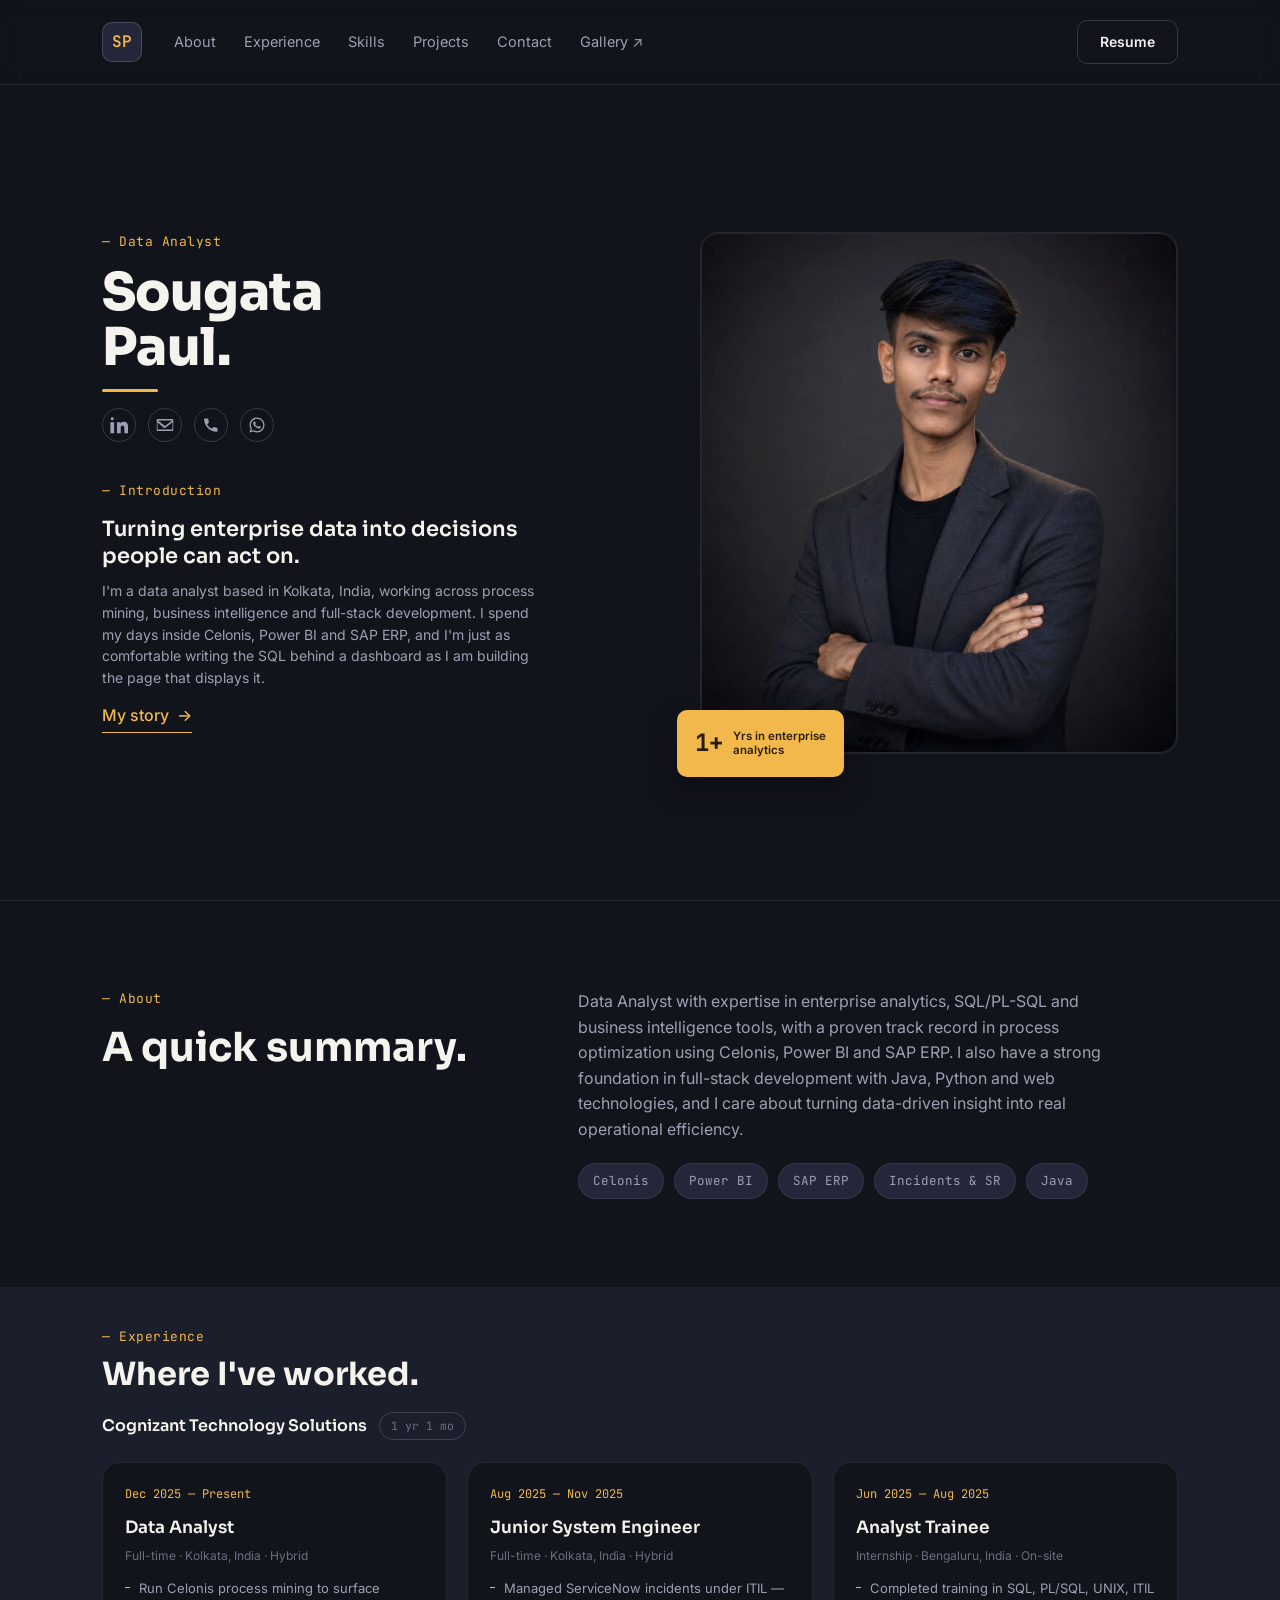
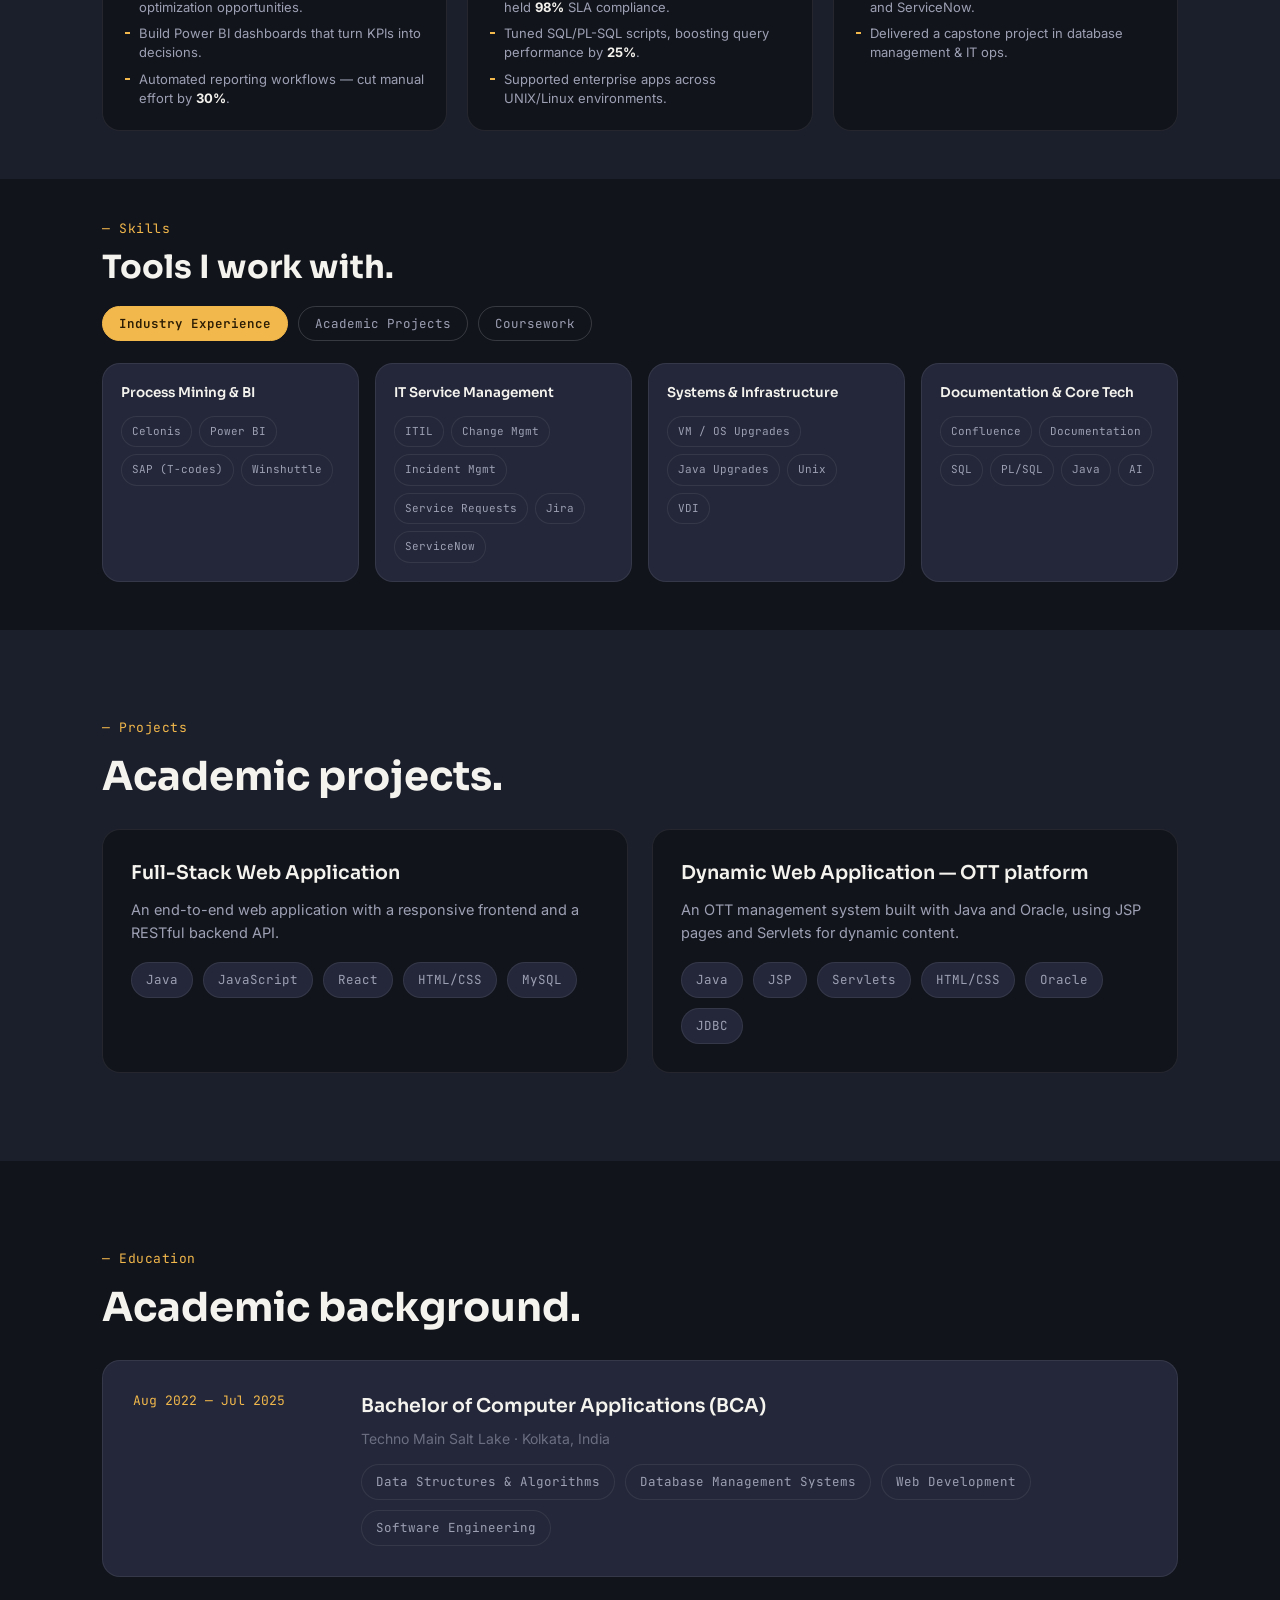
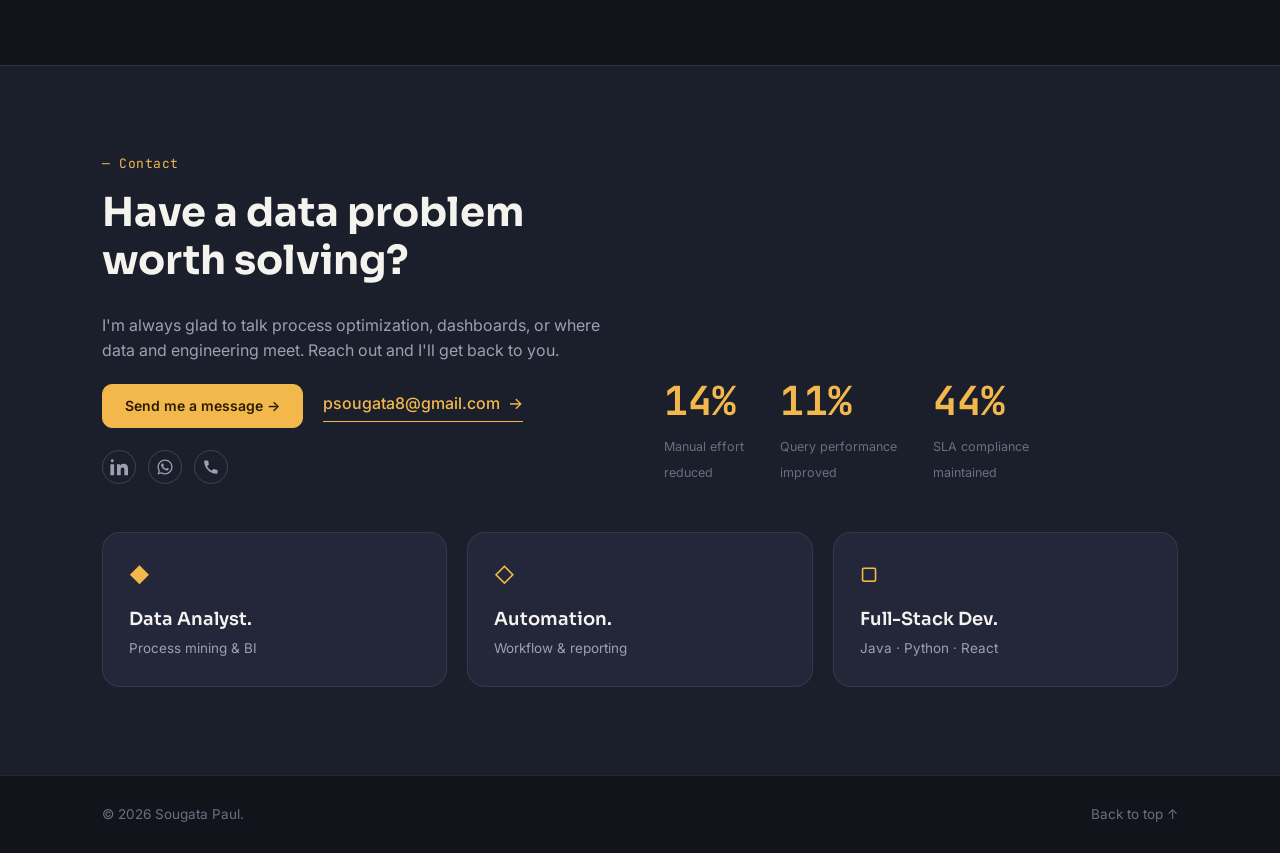
<file: index.html>
<!DOCTYPE html>
<html lang="en">
<head>
  <meta charset="UTF-8">
  <meta
  name="viewport"
  content="width=device-width, initial-scale=1, viewport-fit=cover">
  <meta name="viewport" content="width=device-width, initial-scale=1.0">
  <title>Sougata Paul — Data Analyst &amp; Full-Stack Developer</title>
  <meta name="description" content="Portfolio of Sougata Paul, Data Analyst and full-stack developer specializing in process mining, Power BI, SQL and enterprise analytics.">

  <link rel="icon" href="data:image/svg+xml,%3Csvg xmlns='http://www.w3.org/2000/svg' viewBox='0 0 64 64'%3E%3Crect width='64' height='64' rx='14' fill='%2312141C'/%3E%3Ctext x='32' y='42' font-family='Arial' font-size='28' font-weight='700' fill='%23F2B84B' text-anchor='middle'%3ESP%3C/text%3E%3C/svg%3E">

  <link rel="preconnect" href="https://fonts.googleapis.com">
  <link rel="preconnect" href="https://fonts.gstatic.com" crossorigin>
  <link href="https://fonts.googleapis.com/css2?family=Sora:wght@400;600;700;800&family=Inter:wght@400;500;600&family=JetBrains+Mono:wght@500;600&display=swap" rel="stylesheet">

  <link rel="stylesheet" href="css/styles.css">
</head>
<body>

  <!-- ====== NAV ====== -->
  <header class="site-header">
    <div class="nav-wrap">
      <a href="#top" class="logo" aria-label="Sougata Paul, home">SP</a>

      <nav class="main-nav" id="main-nav">
        <a href="#about">About</a>
        <a href="#experience">Experience</a>
        <a href="#skills">Skills</a>
        <a href="#projects">Projects</a>
        <a href="#contact">Contact</a>
        <a href="gallery.html" class="gallery-cta">Gallery ↗</a>
      </nav>

      <a class="btn btn-ghost nav-cta" href="assets/resume/Sougata_Paul_Resume.pdf" download>Resume</a>

      <button class="menu-toggle" id="menu-toggle" aria-label="Open menu" aria-expanded="false" aria-controls="main-nav">
        <span></span><span></span><span></span>
      </button>
    </div>
  </header>

  <main id="top">

    <!-- ====== HERO ====== -->
    <section class="hero">
      <div class="hero-grid">

        <div class="hero-text">
          <p class="eyebrow">— Data Analyst</p>
          <h1 class="hero-name">Sougata<br>Paul.</h1>
          <span class="accent-rule"></span>

          <ul class="social-row" aria-label="Contact links">
            <li><a href="https://www.linkedin.com/in/sougata-paul-/" target="_blank" rel="noopener" aria-label="LinkedIn">
              <svg viewBox="0 0 24 24" width="18" height="18" fill="currentColor"><path d="M4.98 3.5C4.98 4.6 4.1 5.5 3 5.5s-1.98-.9-1.98-2S1.9 1.5 3 1.5s1.98.9 1.98 2zM.5 8.2h5V23h-5V8.2zM8.5 8.2h4.79v2.02h.07c.67-1.2 2.3-2.46 4.73-2.46 5.06 0 6 3.3 6 7.6V23h-5v-6.7c0-1.6-.03-3.66-2.23-3.66-2.24 0-2.58 1.74-2.58 3.55V23h-5V8.2z"/></svg>
            </a></li>
            <li><a href="mailto:psougata8@gmail.com" aria-label="Email">
              <svg viewBox="0 0 24 24" width="18" height="18" fill="currentColor"><path d="M2 4h20a1 1 0 0 1 1 1v14a1 1 0 0 1-1 1H2a1 1 0 0 1-1-1V5a1 1 0 0 1 1-1zm19.4 2H2.6l8.9 7.1a1 1 0 0 0 1 0L21.4 6zM2 8.3V18h20V8.3l-8.9 7a3 3 0 0 1-3.2 0L2 8.3z"/></svg>
            </a></li>
            <li><a href="tel:+918100506676" aria-label="Phone">
              <svg viewBox="0 0 24 24" width="18" height="18" fill="currentColor"><path d="M6.6 10.8c1.4 2.7 3.6 4.9 6.3 6.3l2.1-2.1c.3-.3.7-.4 1-.2 1.1.5 2.4.7 3.7.7.6 0 1 .4 1 1v3.6c0 .6-.4 1-1 1C10.6 21.1 2.9 13.4 2.9 4.3c0-.6.4-1 1-1H7.5c.6 0 1 .4 1 1 0 1.3.2 2.6.7 3.7.2.3.1.7-.2 1l-2.1 2.1z"/></svg>
            </a></li>
            <li><a href="https://wa.me/918100506676" target="_blank" rel="noopener" aria-label="WhatsApp">
              <svg viewBox="0 0 24 24" width="18" height="18" fill="currentColor"><path d="M12.04 2c-5.5 0-9.96 4.46-9.96 9.96 0 1.76.46 3.45 1.34 4.94L2 22l5.25-1.38a9.9 9.9 0 0 0 4.79 1.22h.01c5.5 0 9.96-4.46 9.96-9.96S17.54 2 12.04 2zm0 18.2a8.2 8.2 0 0 1-4.18-1.15l-.3-.18-3.12.82.83-3.04-.2-.31a8.18 8.18 0 0 1-1.26-4.38c0-4.54 3.7-8.24 8.25-8.24 4.54 0 8.23 3.7 8.23 8.24 0 4.55-3.69 8.24-8.25 8.24zm4.52-6.16c-.25-.12-1.46-.72-1.68-.8-.23-.08-.39-.12-.56.12-.16.25-.64.8-.78.97-.15.16-.29.18-.54.06-1.46-.73-2.42-1.3-3.38-2.96-.26-.44.26-.41.74-1.36.08-.16.04-.3-.03-.43-.08-.12-.6-1.45-.82-1.93-.22-.47-.44-.4-.6-.41h-.52c-.16 0-.43.06-.66.31-.23.25-.87.85-.87 2.06 0 1.22.89 2.4 1.01 2.56.13.16 1.76 2.69 4.27 3.67 2.1.82 2.53.66 2.99.62.46-.04 1.46-.6 1.67-1.18.2-.58.2-1.07.14-1.18-.06-.1-.23-.16-.48-.29z"/></svg>
            </a></li>
          </ul>
        </div>

        <div class="hero-photo">
          <div class="photo-frame">
            <img id="profile-photo" src="assets/images/profile1.jpeg" alt="Portrait of Sougata Paul">
            <div class="floating-chip">
              <span class="chip-num">1+</span>
              <span class="chip-label">Yrs in enterprise<br>analytics</span>
            </div>
          </div>
        </div>

        <div class="hero-intro">
          <p class="eyebrow">— Introduction</p>
          <h2 class="hero-headline">Turning enterprise data into decisions people can act on.</h2>
          <p class="hero-copy">
            I'm a data analyst based in Kolkata, India, working across process mining,
            business intelligence and full-stack development. I spend my days inside
            Celonis, Power BI and SAP ERP, and I'm just as comfortable writing the SQL
            behind a dashboard as I am building the page that displays it.
          </p>
          <a class="link-arrow" href="#about">My story <span aria-hidden="true">→</span></a>
        </div>

      </div>
    </section>

    <!-- ====== ABOUT ====== -->
    <section class="section" id="about">
      <div class="section-inner about-grid">
        <div>
          <p class="eyebrow">— About</p>
          <h2 class="section-title">A quick summary.</h2>
        </div>
        <div>
          <p class="body-copy">
            Data Analyst with expertise in enterprise analytics, SQL/PL-SQL and business
            intelligence tools, with a proven track record in process optimization using
            Celonis, Power BI and SAP ERP. I also have a strong foundation in full-stack
            development with Java, Python and web technologies, and I care about turning
            data-driven insight into real operational efficiency.
          </p>
          <ul class="chip-row">
            <li class="chip">Celonis</li>
            <li class="chip">Power BI</li>
            <li class="chip">SAP ERP</li>
            <li class="chip">Incidents & SR</li>
            <li class="chip">Java</li>
          </ul>
        </div>
      </div>
    </section>

    <!-- ====== EXPERIENCE ====== -->
    <section class="section section-alt experience-section" id="experience">
      <div class="section-inner">
        <p class="eyebrow">— Experience</p>
        <h2 class="section-title">Where I've worked.</h2>

        <div class="company-header">
          <span class="company-name">Cognizant Technology Solutions</span>
          <span class="company-tenure">1 yr 1 mo</span>
        </div>

        <div class="experience-grid">

          <article class="exp-card">
            <span class="exp-date">Dec 2025 — Present</span>
            <h3>Data Analyst</h3>
            <p class="exp-meta">Full-time · Kolkata, India · Hybrid</p>
            <ul>
              <li>Run Celonis process mining to surface optimization opportunities.</li>
              <li>Build Power BI dashboards that turn KPIs into decisions.</li>
              <li>Automated reporting workflows — cut manual effort by <strong>30%</strong>.</li>
            </ul>
          </article>

          <article class="exp-card">
            <span class="exp-date">Aug 2025 — Nov 2025</span>
            <h3>Junior System Engineer</h3>
            <p class="exp-meta">Full-time · Kolkata, India · Hybrid</p>
            <ul>
              <li>Managed ServiceNow incidents under ITIL — held <strong>98%</strong> SLA compliance.</li>
              <li>Tuned SQL/PL-SQL scripts, boosting query performance by <strong>25%</strong>.</li>
              <li>Supported enterprise apps across UNIX/Linux environments.</li>
            </ul>
          </article>

          <article class="exp-card">
            <span class="exp-date">Jun 2025 — Aug 2025</span>
            <h3>Analyst Trainee</h3>
            <p class="exp-meta">Internship · Bengaluru, India · On-site</p>
            <ul>
              <li>Completed training in SQL, PL/SQL, UNIX, ITIL and ServiceNow.</li>
              <li>Delivered a capstone project in database management &amp; IT ops.</li>
            </ul>
          </article>

        </div>
      </div>
    </section>

    <!-- ====== SKILLS ====== -->
    <section class="section skills-section" id="skills">
      <div class="section-inner">
        <p class="eyebrow">— Skills</p>
        <h2 class="section-title">Tools I work with.</h2>

        <div class="skills-tabs" role="tablist" aria-label="Skill categories">
          <button class="tab-btn is-active" role="tab" aria-selected="true" data-tab="industry">Industry Experience</button>
          <button class="tab-btn" role="tab" aria-selected="false" data-tab="academic">Academic Projects</button>
          <button class="tab-btn" role="tab" aria-selected="false" data-tab="coursework">Coursework</button>
        </div>

        <div class="tab-panel is-active" data-panel="industry">
          <div class="skills-grid cols-4">
            <div class="skill-card">
              <h3>Process Mining &amp; BI</h3>
              <ul class="chip-row">
                <li class="chip">Celonis</li>
                <li class="chip">Power BI</li>
                <li class="chip">SAP (T-codes)</li>
                <li class="chip">Winshuttle</li>
              </ul>
            </div>
            <div class="skill-card">
              <h3>IT Service Management</h3>
              <ul class="chip-row">
                <li class="chip">ITIL</li>
                <li class="chip">Change Mgmt</li>
                <li class="chip">Incident Mgmt</li>
                <li class="chip">Service Requests</li>
                <li class="chip">Jira</li>
                <li class="chip">ServiceNow</li>
              </ul>
            </div>
            <div class="skill-card">
              <h3>Systems &amp; Infrastructure</h3>
              <ul class="chip-row">
                <li class="chip">VM / OS Upgrades</li>
                <li class="chip">Java Upgrades</li>
                <li class="chip">Unix</li>
                <li class="chip">VDI</li>
              </ul>
            </div>
            <div class="skill-card">
              <h3>Documentation &amp; Core Tech</h3>
              <ul class="chip-row">
                <li class="chip">Confluence</li>
                <li class="chip">Documentation</li>
                <li class="chip">SQL</li>
                <li class="chip">PL/SQL</li>
                <li class="chip">Java</li>
                <li class="chip">AI</li>
              </ul>
            </div>
          </div>
        </div>

        <div class="tab-panel" data-panel="academic" hidden>
          <div class="skills-grid cols-3">
            <div class="skill-card">
              <h3>Frontend</h3>
              <ul class="chip-row">
                <li class="chip">HTML</li>
                <li class="chip">CSS</li>
                <li class="chip">JavaScript</li>
                <li class="chip">React</li>
                <li class="chip">Bootstrap</li>
              </ul>
            </div>
            <div class="skill-card">
              <h3>Backend &amp; Java</h3>
              <ul class="chip-row">
                <li class="chip">Spring Boot</li>
                <li class="chip">STS</li>
                <li class="chip">Servlet</li>
                <li class="chip">JSP</li>
                <li class="chip">JDBC</li>
                <li class="chip">Full-Stack Dev</li>
              </ul>
            </div>
            <div class="skill-card">
              <h3>Databases &amp; Tools</h3>
              <ul class="chip-row">
                <li class="chip">MySQL</li>
                <li class="chip">Oracle</li>
                <li class="chip">DBMS</li>
                <li class="chip">Postman</li>
              </ul>
            </div>
          </div>
        </div>

        <div class="tab-panel" data-panel="coursework" hidden>
          <div class="skill-card skill-card-wide">
            <h3>Foundational coursework</h3>
            <p class="coursework-note">Core CS concepts covered during my BCA, alongside the hands-on project work.</p>
            <ul class="chip-row">
              <li class="chip">Java</li>
              <li class="chip">Python</li>
              <li class="chip">C</li>
              <li class="chip">DBMS</li>
              <li class="chip">DSS</li>
              <li class="chip">PHP</li>
            </ul>
          </div>
        </div>
      </div>
    </section>

    <!-- ====== PROJECTS ====== -->
    <section class="section section-alt" id="projects">
      <div class="section-inner">
        <p class="eyebrow">— Projects</p>
        <h2 class="section-title">Academic projects.</h2>

        <div class="projects-grid">
          <article class="project-card">
            <h3>Full-Stack Web Application</h3>
            <p>An end-to-end web application with a responsive frontend and a RESTful backend API.</p>
            <ul class="chip-row">
              <li class="chip">Java</li><li class="chip">JavaScript</li><li class="chip">React</li>
              <li class="chip">HTML/CSS</li><li class="chip">MySQL</li>
            </ul>
          </article>

          <article class="project-card">
            <h3>Dynamic Web Application — OTT platform</h3>
            <p>An OTT management system built with Java and Oracle, using JSP pages and Servlets for dynamic content.</p>
            <ul class="chip-row">
              <li class="chip">Java</li><li class="chip">JSP</li><li class="chip">Servlets</li>
              <li class="chip">HTML/CSS</li><li class="chip">Oracle</li><li class="chip">JDBC</li>
            </ul>
          </article>
        </div>
      </div>
    </section>

    <!-- ====== EDUCATION ====== -->
    <section class="section" id="education">
      <div class="section-inner">
        <p class="eyebrow">— Education</p>
        <h2 class="section-title">Academic background.</h2>

        <div class="education-card">
          <div class="education-date">Aug 2022 — Jul 2025</div>
          <div>
            <h3>Bachelor of Computer Applications (BCA)</h3>
            <p class="timeline-org">Techno Main Salt Lake · Kolkata, India</p>
            <ul class="chip-row">
              <li class="chip">Data Structures &amp; Algorithms</li>
              <li class="chip">Database Management Systems</li>
              <li class="chip">Web Development</li>
              <li class="chip">Software Engineering</li>
            </ul>
          </div>
        </div>
      </div>
    </section>

    <!-- ====== CONTACT / STATS ====== -->
    <section class="section contact-band" id="contact">
      <div class="section-inner contact-grid">

        <div>
          <p class="eyebrow">— Contact</p>
          <h2 class="section-title">Have a data problem<br>worth solving?</h2>
          <p class="body-copy">
            I'm always glad to talk process optimization, dashboards, or where data
            and engineering meet. Reach out and I'll get back to you.
          </p>
          <div class="contact-actions">
            <a class="btn btn-primary" href="https://forms.gle/jQmuTdTvs3gsCdLu7" target="_blank" rel="noopener">Send me a message <span aria-hidden="true">→</span></a>
            <a class="link-arrow" href="mailto:psougata8@gmail.com">psougata8@gmail.com <span aria-hidden="true">→</span></a>
          </div>

          <ul class="social-row contact-icons" aria-label="More ways to reach me">
            <li><a href="https://linkedin.com/in/sougata-paul" target="_blank" rel="noopener" aria-label="LinkedIn">
              <svg viewBox="0 0 24 24" width="18" height="18" fill="currentColor"><path d="M4.98 3.5C4.98 4.6 4.1 5.5 3 5.5s-1.98-.9-1.98-2S1.9 1.5 3 1.5s1.98.9 1.98 2zM.5 8.2h5V23h-5V8.2zM8.5 8.2h4.79v2.02h.07c.67-1.2 2.3-2.46 4.73-2.46 5.06 0 6 3.3 6 7.6V23h-5v-6.7c0-1.6-.03-3.66-2.23-3.66-2.24 0-2.58 1.74-2.58 3.55V23h-5V8.2z"/></svg>
            </a></li>
            <li><a href="https://wa.me/918100506676" target="_blank" rel="noopener" aria-label="WhatsApp">
              <svg viewBox="0 0 24 24" width="18" height="18" fill="currentColor"><path d="M12.04 2c-5.5 0-9.96 4.46-9.96 9.96 0 1.76.46 3.45 1.34 4.94L2 22l5.25-1.38a9.9 9.9 0 0 0 4.79 1.22h.01c5.5 0 9.96-4.46 9.96-9.96S17.54 2 12.04 2zm0 18.2a8.2 8.2 0 0 1-4.18-1.15l-.3-.18-3.12.82.83-3.04-.2-.31a8.18 8.18 0 0 1-1.26-4.38c0-4.54 3.7-8.24 8.25-8.24 4.54 0 8.23 3.7 8.23 8.24 0 4.55-3.69 8.24-8.25 8.24zm4.52-6.16c-.25-.12-1.46-.72-1.68-.8-.23-.08-.39-.12-.56.12-.16.25-.64.8-.78.97-.15.16-.29.18-.54.06-1.46-.73-2.42-1.3-3.38-2.96-.26-.44.26-.41.74-1.36.08-.16.04-.3-.03-.43-.08-.12-.6-1.45-.82-1.93-.22-.47-.44-.4-.6-.41h-.52c-.16 0-.43.06-.66.31-.23.25-.87.85-.87 2.06 0 1.22.89 2.4 1.01 2.56.13.16 1.76 2.69 4.27 3.67 2.1.82 2.53.66 2.99.62.46-.04 1.46-.6 1.67-1.18.2-.58.2-1.07.14-1.18-.06-.1-.23-.16-.48-.29z"/></svg>
            </a></li>
            <li><a href="tel:+918100506676" aria-label="Phone">
              <svg viewBox="0 0 24 24" width="18" height="18" fill="currentColor"><path d="M6.6 10.8c1.4 2.7 3.6 4.9 6.3 6.3l2.1-2.1c.3-.3.7-.4 1-.2 1.1.5 2.4.7 3.7.7.6 0 1 .4 1 1v3.6c0 .6-.4 1-1 1C10.6 21.1 2.9 13.4 2.9 4.3c0-.6.4-1 1-1H7.5c.6 0 1 .4 1 1 0 1.3.2 2.6.7 3.7.2.3.1.7-.2 1l-2.1 2.1z"/></svg>
            </a></li>
          </ul>
        </div>

        <div class="stats-row" id="stats-row">
          <div class="stat">
            <span class="stat-num" data-count="30" data-suffix="%">0%</span>
            <span class="stat-label">Manual effort<br>reduced</span>
          </div>
          <div class="stat">
            <span class="stat-num" data-count="25" data-suffix="%">0%</span>
            <span class="stat-label">Query performance<br>improved</span>
          </div>
          <div class="stat">
            <span class="stat-num" data-count="98" data-suffix="%">0%</span>
            <span class="stat-label">SLA compliance<br>maintained</span>
          </div>
        </div>

        <div class="role-cards">
          <div class="role-card">
            <span class="role-icon" aria-hidden="true">◆</span>
            <h3>Data Analyst.</h3>
            <p>Process mining &amp; BI</p>
          </div>
          <div class="role-card">
            <span class="role-icon" aria-hidden="true">◇</span>
            <h3>Automation.</h3>
            <p>Workflow &amp; reporting</p>
          </div>
          <div class="role-card">
            <span class="role-icon" aria-hidden="true">▢</span>
            <h3>Full-Stack Dev.</h3>
            <p>Java · Python · React</p>
          </div>
        </div>

      </div>
    </section>

  </main>

  <!-- ====== FOOTER ====== -->
  <footer class="site-footer">
    <div class="section-inner footer-inner">
      <span>© <span id="year"></span> Sougata Paul.</span>
      <a href="#top">Back to top ↑</a>
    </div>
  </footer>

  <script src="js/script.js"></script>
</body>
</html>
</file>
<file: css/styles.css>
/* ===================================================================
   SOUGATA PAUL — PORTFOLIO STYLES
   Token system: dark navy surfaces, amber accent, Sora display type,
   Inter body type, JetBrains Mono for numbers/dates/labels.
   =================================================================== */

:root {
  /* color */
  --bg-base: #12141C;
  --bg-surface: #1B1E2B;
  --bg-surface-alt: #232739;
  --accent: #F2B84B;
  --accent-dark: #C98F2A;
  --text-primary: #F5F3EE;
  --text-secondary: #9DA0B3;
  --text-tertiary: #6B6E80;
  --border: rgba(255, 255, 255, 0.08);
  --border-strong: rgba(255, 255, 255, 0.16);

  /* type */
  --font-display: "Sora", sans-serif;
  --font-body: "Inter", sans-serif;
  --font-mono: "JetBrains Mono", monospace;

  /* layout */
  --max-width: 1140px;
  --radius-md: 10px;
  --radius-lg: 18px;
  --header-h: 84px;
}

/* ---------- reset ---------- */
* { margin: 0; padding: 0; box-sizing: border-box; }

html { scroll-behavior: smooth; }

section[id] { scroll-margin-top: var(--header-h); }

body {
  background: var(--bg-base);
  color: var(--text-primary);
  font-family: var(--font-body);
  font-size: 16px;
  line-height: 1.6;
  -webkit-font-smoothing: antialiased;
}

img { max-width: 100%; display: block; }
ul, ol { list-style: none; }
a { color: inherit; text-decoration: none; }

a:focus-visible,
button:focus-visible {
  outline: 2px solid var(--accent);
  outline-offset: 3px;
  border-radius: 4px;
}

@media (prefers-reduced-motion: reduce) {
  html { scroll-behavior: auto; }
  * { animation-duration: 0.001ms !important; transition-duration: 0.001ms !important; }
}

.section-inner {
  max-width: var(--max-width);
  margin: 0 auto;
  padding: 0 32px;
}

/* ---------- eyebrow / headings ---------- */
.eyebrow {
  font-family: var(--font-mono);
  font-size: 13px;
  letter-spacing: 0.04em;
  color: var(--accent);
  margin-bottom: 14px;
}

.section-title {
  font-family: var(--font-display);
  font-weight: 700;
  font-size: clamp(28px, 4vw, 40px);
  line-height: 1.2;
  margin-bottom: 28px;
}

.body-copy {
  color: var(--text-secondary);
  max-width: 540px;
  margin-bottom: 20px;
}

.link-arrow {
  display: inline-flex;
  align-items: center;
  gap: 8px;
  color: var(--accent);
  font-weight: 500;
  border-bottom: 1px solid var(--accent);
  padding-bottom: 4px;
  transition: gap 0.2s ease;
}
.link-arrow:hover { gap: 14px; }

/* ---------- chips ---------- */
.chip-row { display: flex; flex-wrap: wrap; gap: 10px; }
.chip {
  font-family: var(--font-mono);
  font-size: 12.5px;
  color: var(--text-secondary);
  background: var(--bg-surface-alt);
  border: 1px solid var(--border);
  border-radius: 999px;
  padding: 7px 14px;
}

/* ---------- buttons ---------- */
.btn {
  display: inline-block;
  font-weight: 600;
  font-size: 14px;
  padding: 10px 22px;
  border-radius: var(--radius-md);
  transition: background 0.2s ease, color 0.2s ease, border-color 0.2s ease;
}
.btn-ghost {
  border: 1px solid var(--border-strong);
  color: var(--text-primary);
}
.btn-ghost:hover { border-color: var(--accent); color: var(--accent); }

/* =========================================================
   HEADER / NAV
   ========================================================= */
.site-header {
  position: sticky;
  top: 0;
  z-index: 100;
  background: rgba(18, 20, 28, 0.85);
  backdrop-filter: blur(10px);
  border-bottom: 1px solid var(--border);
}

.nav-wrap {
  max-width: var(--max-width);
  height: var(--header-h);
  margin: 0 auto;
  padding: 0 32px;
  display: flex;
  align-items: center;
  gap: 32px;
}

.logo {
  width: 40px;
  height: 40px;
  flex-shrink: 0;
  display: grid;
  place-items: center;
  background: var(--bg-surface-alt);
  border: 1px solid var(--border-strong);
  border-radius: 10px;
  font-family: var(--font-mono);
  font-weight: 600;
  color: var(--accent);
}

.main-nav {
  display: flex;
  gap: 28px;
  margin-right: auto;
}
.main-nav a {
  font-size: 14.5px;
  color: var(--text-secondary);
  transition: color 0.2s ease;
}
.main-nav a:hover { color: var(--text-primary); }

.nav-cta { flex-shrink: 0; }

.menu-toggle {
  display: none;
  width: 36px;
  height: 36px;
  background: none;
  border: none;
  flex-direction: column;
  justify-content: center;
  gap: 5px;
  cursor: pointer;
}
.menu-toggle span {
  display: block;
  height: 2px;
  background: var(--text-primary);
  border-radius: 2px;
}

/* =========================================================
   HERO
   ========================================================= */
.hero {
  min-height: clamp(560px, calc(100vh - var(--header-h)), 880px);
  display: flex;
  align-items: center;
  padding: 28px 0;
  border-bottom: 1px solid var(--border);
}

.hero-grid {
  width: 100%;
  max-width: var(--max-width);
  margin: 0 auto;
  padding: 0 32px;
  display: grid;
  grid-template-columns: 1.05fr 0.9fr;
  grid-template-rows: auto auto;
  column-gap: 40px;
  row-gap: 18px;
  align-items: stretch;
}

.hero-text { grid-column: 1; grid-row: 1; }

.hero-name {
  font-family: var(--font-display);
  font-weight: 800;
  font-size: clamp(32px, 4.6vw, 52px);
  line-height: 1.05;
  letter-spacing: -0.01em;
}

.accent-rule {
  display: block;
  width: 56px;
  height: 3px;
  background: var(--accent);
  border-radius: 4px;
  margin: 14px 0 16px;
}

.social-row { display: flex; gap: 12px; }
.social-row a {
  width: 34px;
  height: 34px;
  display: grid;
  place-items: center;
  border: 1px solid var(--border-strong);
  border-radius: 50%;
  color: var(--text-secondary);
  transition: border-color 0.2s ease, color 0.2s ease;
}
.social-row a:hover { border-color: var(--accent); color: var(--accent); }

.hero-photo { grid-column: 2; grid-row: 1 / 3; height: 100%; }

.photo-frame {
  position: relative;
  height: 100%;
  border-radius: var(--radius-lg);
  overflow: visible;
  border: 1px solid var(--border);
}
.photo-frame img {
  width: 100%;
  height: 100%;
  min-height: 280px;
  max-height: 520px;
  object-fit: cover;
  object-position: top center;
  border-radius: var(--radius-lg);
  border: 1px solid var(--border);
}

.floating-chip {
  position: absolute;
  left: -24px;
  bottom: -24px;
  background: var(--accent);
  color: #2A1C04;
  border-radius: var(--radius-md);
  padding: 14px 18px;
  display: flex;
  align-items: center;
  gap: 10px;
  box-shadow: 0 12px 30px rgba(0, 0, 0, 0.35);
}
.chip-num {
  font-family: var(--font-mono);
  font-weight: 700;
  font-size: 24px;
}
.chip-label {
  font-size: 11.5px;
  font-weight: 600;
  line-height: 1.25;
}

.hero-intro { grid-column: 1; grid-row: 2; align-self: start; }

.hero-headline {
  font-family: var(--font-display);
  font-weight: 600;
  font-size: clamp(17px, 1.9vw, 21px);
  line-height: 1.3;
  margin-bottom: 10px;
  max-width: 440px;
}

.hero-copy {
  color: var(--text-secondary);
  font-size: 14px;
  line-height: 1.55;
  max-width: 440px;
  margin-bottom: 14px;
}

/* =========================================================
   GENERIC SECTIONS
   ========================================================= */
.section { padding: 88px 0; }
.section-alt { background: var(--bg-surface); }

.about-grid {
  display: grid;
  grid-template-columns: 1fr 1.4fr;
  gap: 48px;
}

/* =========================================================
   EXPERIENCE — compact 3-up cards, sized to avoid inner scroll
   ========================================================= */
.experience-section { padding: 40px 0 48px; }
.experience-section .eyebrow { margin-bottom: 8px; }
.experience-section .section-title { font-size: clamp(24px, 3.2vw, 32px); margin-bottom: 18px; }

.company-header {
  display: flex;
  align-items: center;
  gap: 12px;
  margin-bottom: 22px;
}
.company-name {
  font-family: var(--font-display);
  font-weight: 600;
  font-size: 16px;
}
.company-tenure {
  font-family: var(--font-mono);
  font-size: 11.5px;
  color: var(--text-tertiary);
  border: 1px solid var(--border-strong);
  border-radius: 999px;
  padding: 4px 11px;
}

.experience-grid {
  display: grid;
  grid-template-columns: repeat(3, 1fr);
  gap: 20px;
}

.exp-card {
  background: var(--bg-base);
  border: 1px solid var(--border);
  border-radius: var(--radius-lg);
  padding: 22px;
}

.exp-date {
  display: block;
  font-family: var(--font-mono);
  font-size: 12px;
  color: var(--accent);
  margin-bottom: 10px;
}

.exp-card h3 {
  font-family: var(--font-display);
  font-size: 17px;
  font-weight: 600;
  margin-bottom: 4px;
}

.exp-meta {
  font-size: 12px;
  color: var(--text-tertiary);
  margin-bottom: 14px;
}

.exp-card ul { display: flex; flex-direction: column; gap: 8px; }
.exp-card li {
  color: var(--text-secondary);
  font-size: 13px;
  line-height: 1.45;
  position: relative;
  padding-left: 14px;
}
.exp-card li::before {
  content: "";
  position: absolute;
  left: 0;
  top: 8px;
  width: 5px;
  height: 1.5px;
  background: var(--accent);
}
.exp-card strong { color: var(--text-primary); }

.timeline-org {
  color: var(--text-tertiary);
  font-size: 14px;
  margin-bottom: 14px;
}

/* =========================================================
   SKILLS — tabbed, sized to fit one viewport
   ========================================================= */
.skills-section { padding: 40px 0 48px; }
.skills-section .eyebrow { margin-bottom: 8px; }
.skills-section .section-title { font-size: clamp(24px, 3.2vw, 32px); margin-bottom: 20px; }

.skills-tabs {
  display: flex;
  gap: 10px;
  flex-wrap: wrap;
  margin-bottom: 22px;
}
.tab-btn {
  font-family: var(--font-mono);
  font-size: 12.5px;
  color: var(--text-secondary);
  background: transparent;
  border: 1px solid var(--border-strong);
  border-radius: 999px;
  padding: 8px 16px;
  cursor: pointer;
  transition: border-color 0.2s ease, color 0.2s ease, background 0.2s ease;
}
.tab-btn:hover { border-color: var(--accent); color: var(--text-primary); }
.chip:hover { border-color: var(--accent); color: var(--text-primary); }
.tab-btn.is-active {
  background: var(--accent);
  border-color: var(--accent);
  color: #2A1C04;
  font-weight: 600;
}

.tab-panel[hidden] { display: none; }

.skills-grid {
  display: grid;
  gap: 16px;
}
.skills-grid.cols-4 { grid-template-columns: repeat(4, 1fr); }
.skills-grid.cols-3 { grid-template-columns: repeat(3, 1fr); }

.skill-card {
  background: var(--bg-surface-alt);
  border: 1px solid var(--border);
  border-radius: var(--radius-lg);
  padding: 18px;
}
.skill-card h3 {
  font-family: var(--font-display);
  font-size: 13.5px;
  font-weight: 600;
  margin-bottom: 12px;
}
.skills-section .chip {
  font-size: 11px;
  padding: 6px 10px;
}
.skills-section .chip-row { gap: 7px; }

.skill-card-wide { max-width: 640px; }
.coursework-note {
  color: var(--text-secondary);
  font-size: 13.5px;
  margin-bottom: 16px;
}

/* =========================================================
   PROJECTS
   ========================================================= */
.projects-grid {
  display: grid;
  grid-template-columns: repeat(2, 1fr);
  gap: 24px;
}

.project-card {
  background: var(--bg-base);
  border: 1px solid var(--border);
  border-radius: var(--radius-lg);
  padding: 28px;
}
.project-card h3 {
  font-family: var(--font-display);
  font-size: 19px;
  font-weight: 600;
  margin-bottom: 10px;
}
.project-card p {
  color: var(--text-secondary);
  margin-bottom: 18px;
  font-size: 14.5px;
}

/* =========================================================
   EDUCATION
   ========================================================= */
.education-card {
  display: grid;
  grid-template-columns: 200px 1fr;
  gap: 28px;
  background: var(--bg-surface-alt);
  border: 1px solid var(--border);
  border-radius: var(--radius-lg);
  padding: 30px;
}
.education-date {
  font-family: var(--font-mono);
  font-size: 13px;
  color: var(--accent);
}
.education-card h3 {
  font-family: var(--font-display);
  font-size: 19px;
  font-weight: 600;
  margin-bottom: 6px;
}

/* =========================================================
   CONTACT / STATS BAND
   ========================================================= */
.contact-band {
  background: var(--bg-surface);
  border-top: 1px solid var(--border);
}

.contact-grid {
  display: grid;
  grid-template-columns: 1fr 1fr;
  grid-template-rows: auto auto;
  column-gap: 48px;
  row-gap: 48px;
}

.stats-row {
  grid-column: 2;
  grid-row: 1;
  display: flex;
  gap: 36px;
  align-self: end;
}
.stat-num {
  display: block;
  font-family: var(--font-mono);
  font-weight: 700;
  font-size: 40px;
  color: var(--accent);
}
.stat-label {
  font-size: 12.5px;
  color: var(--text-tertiary);
  line-height: 1.3;
}

.role-cards {
  grid-column: 1 / -1;
  grid-row: 2;
  display: grid;
  grid-template-columns: repeat(3, 1fr);
  gap: 20px;
}

.role-card {
  background: var(--bg-surface-alt);
  border: 1px solid var(--border);
  border-radius: var(--radius-lg);
  padding: 26px;
  transition: background 0.25s ease, border-color 0.25s ease;
}
.role-card:hover {
  background: var(--accent);
  border-color: var(--accent);
}
.role-card:hover h3,
.role-card:hover p { color: #2A1C04; }
.role-card:hover .role-icon { color: #2A1C04; }
.role-card:hover p { opacity: 0.75; }

.role-icon {
  display: block;
  font-size: 20px;
  color: var(--accent);
  margin-bottom: 14px;
  transition: color 0.25s ease;
}
.role-card h3 {
  font-family: var(--font-display);
  font-size: 18px;
  font-weight: 600;
  margin-bottom: 4px;
  transition: color 0.25s ease;
}
.role-card p {
  font-size: 13.5px;
  color: var(--text-secondary);
  transition: color 0.25s ease, opacity 0.25s ease;
}

/* =========================================================
   FOOTER
   ========================================================= */
.site-footer {
  border-top: 1px solid var(--border);
  padding: 28px 0;
}
.footer-inner {
  display: flex;
  justify-content: space-between;
  font-size: 13.5px;
  color: var(--text-tertiary);
}
.footer-inner a:hover { color: var(--accent); }

/* =========================================================
   RESPONSIVE
   ========================================================= */
@media (max-width: 900px) {
  .hero { min-height: auto; padding: 48px 0; }
  .hero-grid { grid-template-columns: 1fr; row-gap: 28px; }
  .hero-text, .hero-photo, .hero-intro { grid-column: 1; }
  .hero-photo { grid-row: auto; height: auto; max-width: 360px; }
  .photo-frame { height: auto; }
  .photo-frame img { height: auto; aspect-ratio: 4 / 5; min-height: 0; max-height: none; }
  .about-grid { grid-template-columns: 1fr; }
  .experience-grid { grid-template-columns: 1fr; }
  .company-header { flex-wrap: wrap; }
  .skills-grid.cols-4 { grid-template-columns: repeat(2, 1fr); }
  .skills-grid.cols-3 { grid-template-columns: repeat(2, 1fr); }
  .projects-grid { grid-template-columns: 1fr; }
  .contact-grid { grid-template-columns: 1fr; }
  .stats-row { grid-column: 1; grid-row: auto; align-self: start; flex-wrap: wrap; }
  .role-cards { grid-template-columns: 1fr; grid-row: auto; grid-column: 1; }
  .education-card { grid-template-columns: 1fr; }
}

@media (max-width: 720px) {
  .main-nav {
    position: absolute;
    top: var(--header-h);
    left: 0;
    right: 0;
    background: var(--bg-base);
    border-bottom: 1px solid var(--border);
    flex-direction: column;
    gap: 0;
    margin-right: 0;
    max-height: 0;
    overflow: hidden;
    transition: max-height 0.25s ease;
  }
  .main-nav.is-open { max-height: 320px; }
  .main-nav a {
    padding: 16px 32px;
    border-bottom: 1px solid var(--border);
  }
  .nav-wrap { gap: 14px; }
  .nav-cta {
    display: inline-block;
    margin-left: auto;
    padding: 8px 14px;
    font-size: 13px;
  }
  .menu-toggle { display: flex; }
  .skills-grid.cols-4, .skills-grid.cols-3 { grid-template-columns: 1fr; }
  .skills-tabs { gap: 8px; }
  .floating-chip { left: 16px; bottom: 16px; }
}

.btn-primary {
  background: var(--accent);
  border: 1px solid var(--accent);
  color: #2A1C04;
}
.btn-primary:hover { background: var(--accent-dark); border-color: var(--accent-dark); }

.contact-actions {
  display: flex;
  flex-wrap: wrap;
  align-items: center;
  gap: 20px;
  margin-bottom: 22px;
}

.contact-icons { margin-top: 2px; }
</file>
